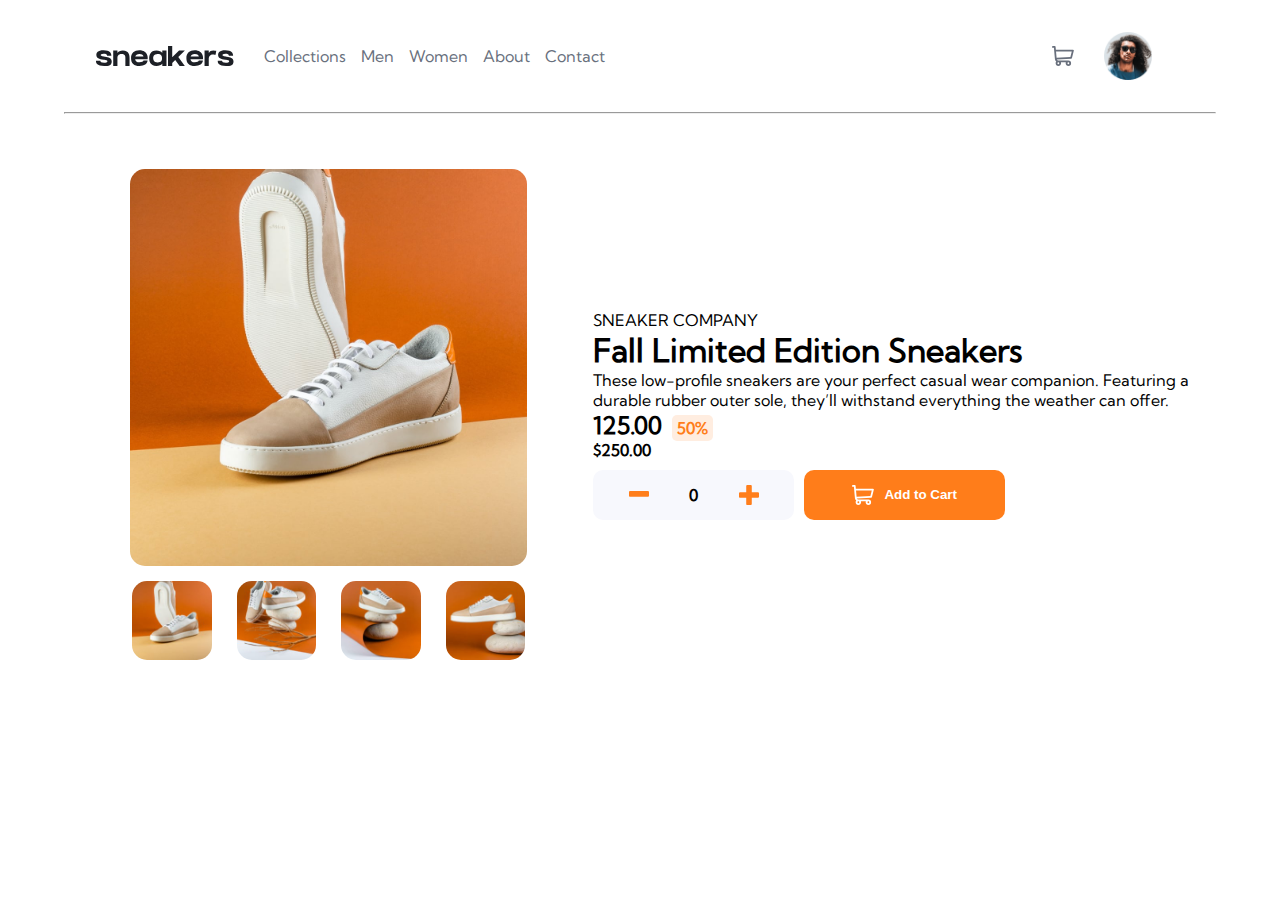
<file: ecomerce product/index.html>
<!DOCTYPE html>
<html lang="en">
<head>
    <meta charset="UTF-8">
    <meta name="viewport" content="width=device-width, initial-scale=1.0">
    <title>Document</title>
    <link rel="stylesheet" href="assets/styles/style.css">
    <script src = 'assets/script/script.js' defer></script>
</head>
<body>
    <main class = 'main'>
        <div class="main_inner">

            <div class="nav">
                <div class = 'nav_left'>
                    <img src = "assets/images/logo.svg" alt="logo">
                    <div class="navbar">
                        <ul>
                            <li><a href="#">Collections</a></li>
                            <li><a href="#">Men</a></li>
                            <li><a href="#">Women</a></li>
                            <li><a href="#">About</a></li>
                            <li><a href="#">Contact</a></li>
                        </ul>
                    </div>
                </div>
                <div class = 'nav_right'>
                    <img class = 'cart' src="assets/images/icon-cart.svg" alt="cart">
                    <div class="cart_inner hidden">
                        <h3>Cart</h3>
                        <hr>
                        <span>Your Cart Is Empty</span>
                    </div>
                    <img class = 'avatar' src="assets/images/image-avatar.png" alt="avatar">
                </div>
            </div>

            <hr>

            <div class="store">
                <div class="store_inner">
                    <div class="store_images">
                        <div class="store_img_inner">
                            <img src="assets/images/image-product-1.jpg" data-image="img1" alt="">
                            <img class = 'hidden' src="assets/images/image-product-2.jpg" alt="">
                            <img class = 'hidden' src="assets/images/image-product-3.jpg" alt="">
                            <img class = 'hidden' src="assets/images/image-product-4.jpg" alt="">
                        </div>
                        <div class = 'store_img_thumbnail'>
                            <img src="assets/images/image-product-1-thumbnail.jpg" alt="image-product-1-thumbnail">
                            <img src="assets/images/image-product-2-thumbnail.jpg" alt="">
                            <img src="assets/images/image-product-3-thumbnail.jpg" alt="">
                            <img src="assets/images/image-product-4-thumbnail.jpg" alt="">
                        </div>
                    </div>
                    <div class="store_text">
                        <div class="store_text_inner">

                            <span>SNEAKER COMPANY</span>
                            <h1>Fall Limited Edition Sneakers</h1>
                            <p>These low-profile sneakers are your perfect casual wear companion. Featuring a 
                            durable rubber outer sole, they’ll withstand everything the weather can offer.</p>
                            <h2 class = 'price'>125.00</h2>
                            <h4 class="dicsount">$250.00</h4>

                        </div>
                        
                        <div class="counter">
                            <img class = 'minus' src="assets/images/icon-minus.svg" alt="">
                            <p>0</p>
                            <img class = 'plus' src="assets/images/icon-plus.svg" alt="">
                        </div>
                        <div><button class = 'addBtn'><img src="assets/images/icon-cart.svg" alt="">Add to Cart</button></div>
                    </div>
                </div>
            </div>
        </div>
    </main>
</body>
</html>
</file>
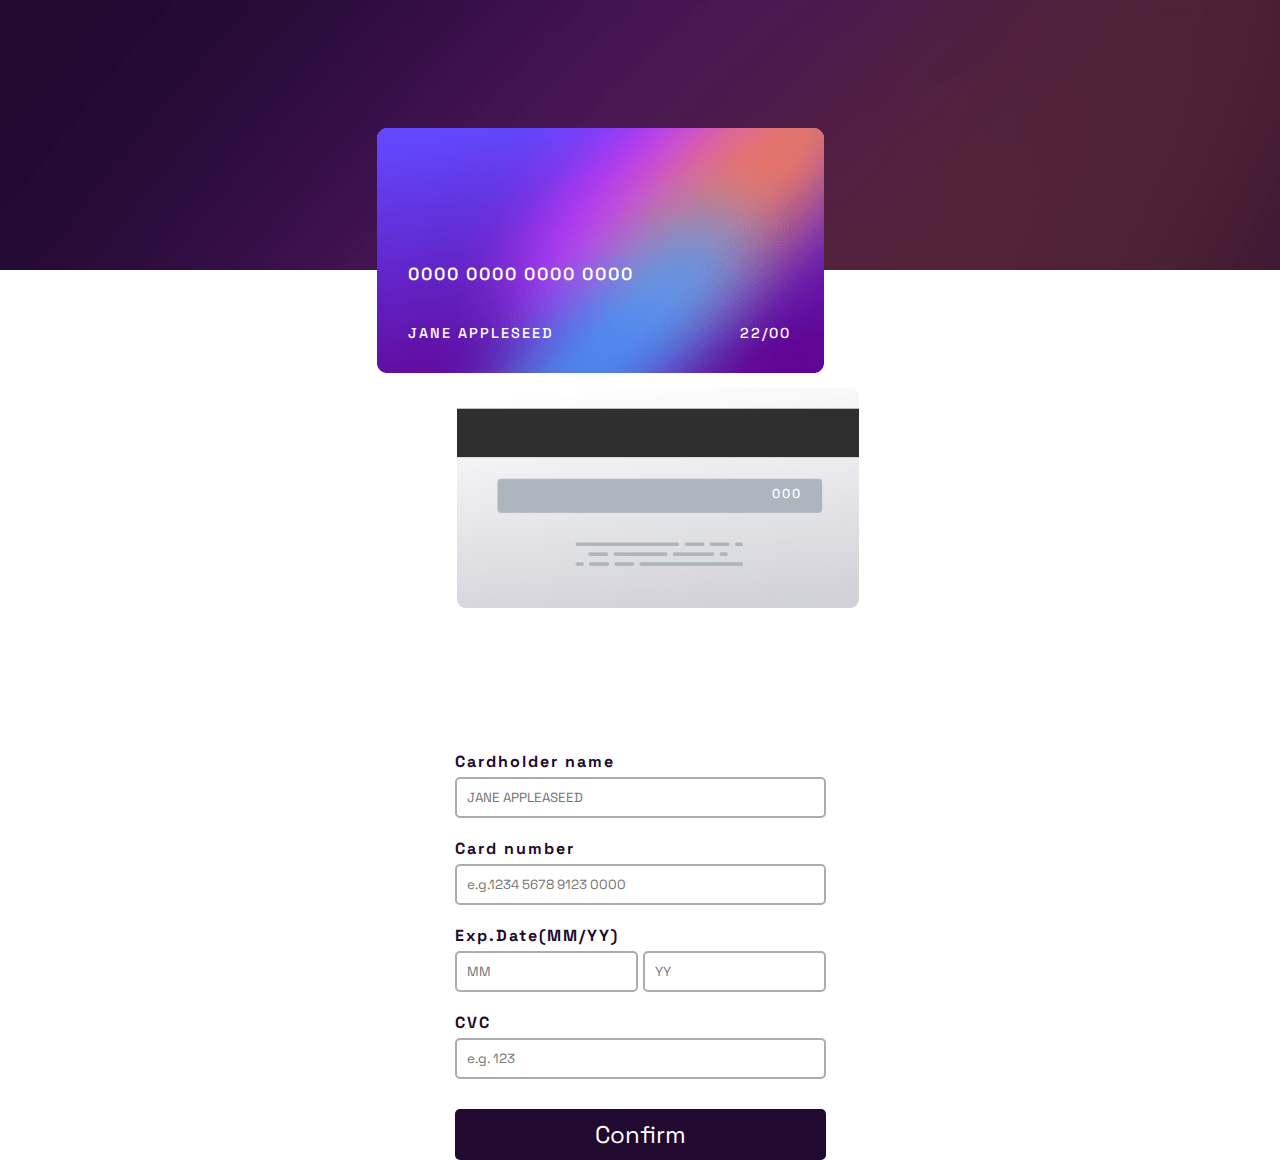
<file: interactive card detals/index.html>
<!DOCTYPE html>
<html lang="en">
<head>
    <meta charset="UTF-8">
    <meta name="viewport" content="width=device-width, initial-scale=1.0">
    <title>Document</title>
    <link rel="stylesheet" href="assets/styles/style.css">
</head>
<body>
    
    <main class = 'main'>
        <div class = 'main__inner'>
            <div class = 'bg__image'></div>
            <div class = 'info'>
                <div class = 'cards'>
                    <div class = 'card__front'>
                        <img src = "assets/images/bg-card-front.png"    alt="card_front">
                        <span class = 'card__front__num'>0000 0000 0000 0000</span>
                        <span class = 'card__front__name'>Jane Appleseed</span>
                        <span class = 'card__front__my'><div class = 'card_month'>22</div>/<div class = 'card_year'>00</div></span>
                    </div>
                    <div class = 'card__back'>
                        <img src = "assets/images/bg-card-back.png" alt="card_back">
                        <span class = 'card__back__cvc'>000</span>
                    </div>
                </div>  

                <div class = 'info__input'>
                    <label for="cardholder">Cardholder name</label>
                    <input type="text" name = 'cardholder' id = 'cardholder' placeholder="Jane Appleaseed" required>

                    <label for="card__number">Card number</label>
                    <input type="tel" name = 'card__number' id = 'card__number' placeholder="e.g.1234 5678 9123 0000" inputmode="numeric" pattern="[0-9\s]{13,19}" autocomplete="cc-number" maxlength="19" required>

                    <label for="expdate">Exp.Date(MM/YY)</label>
                    <input type="number" name = 'expdatemonth' id = 'expdatemonth' placeholder="MM" required>
                    <input type="number" name = 'expdateyear' id = 'expdateyear' placeholder="YY" required>

                    <label for="cvc">CVC</label>
                    <input type="tel" inputmode="numeric" placeholder="e.g. 123" name = 'cvc' id = 'cvc' maxlength="3" pattern = '[0-9]*' required onkeydown="return event.keyCode !== 69">

                    <input type="submit" value = 'Confirm' id = 'confirmBtn'>

                </div>
                <div class = 'complete hidden'>
                    <img src="assets/images/icon-complete.svg" alt="">
                    <p>We've added your card details</p>
                    <button class = 'continue'>Continue</button>
                </div>
            </div>

        </div>
    </main>

    <script src = 'assets/script/script.js'></script>
</body>
</html>
</file>
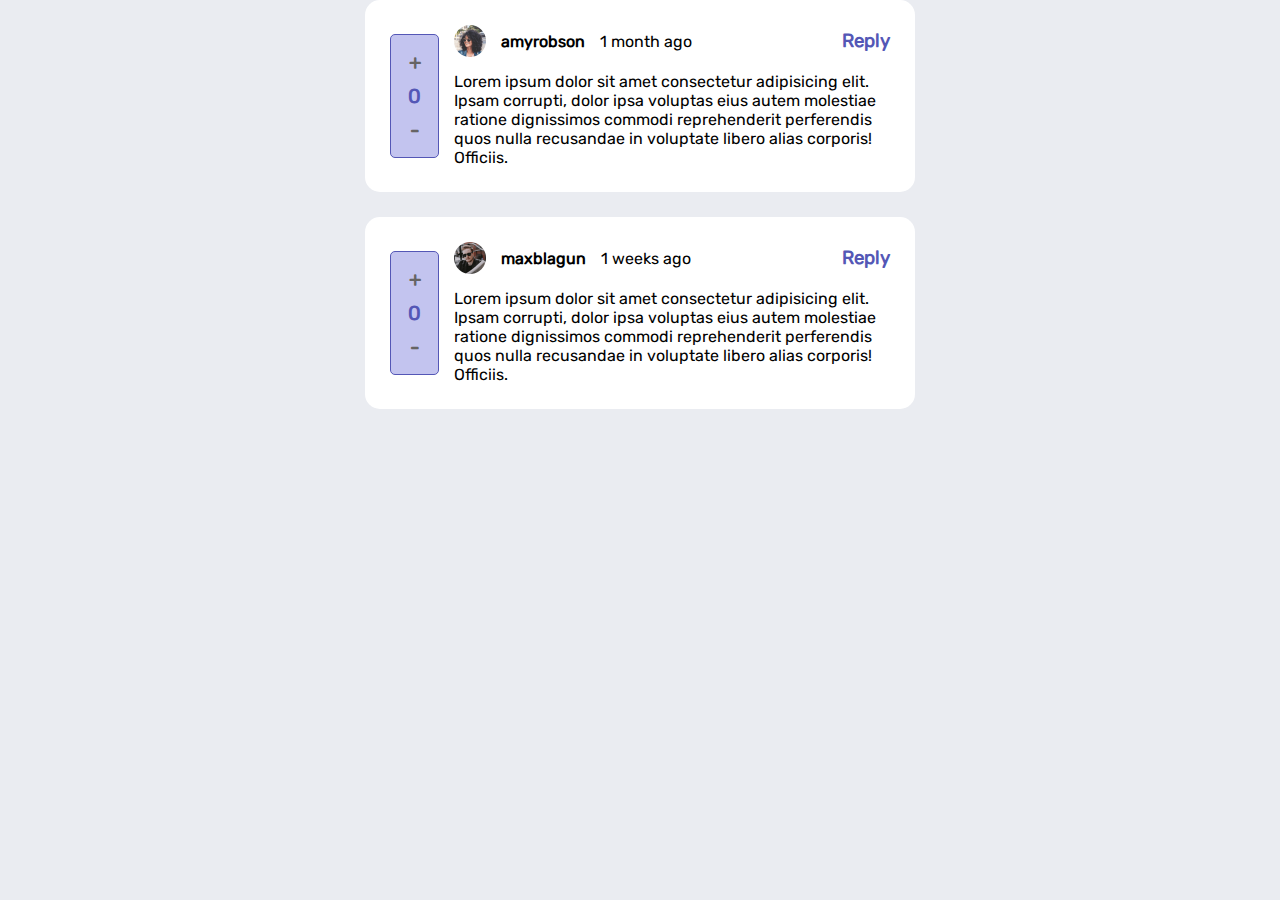
<file: interactive comment section/index.html>
<!DOCTYPE html>
<html lang="en">
<head>
    <meta charset="UTF-8">
    <meta name="viewport" content="width=device-width, initial-scale=1.0">
    <title>Document</title>
    <link rel="stylesheet" href="assets/style/style.css">
</head>
<body>
    <main class = 'main'>

        <div class = 'comment_block'>
            <div class = 'votes'>
                <span class = 'upvote'>+</span>
                <span class = 'vote_score'>12</span>
                <span class = 'downvote'>-</span>
            </div><!--votes-->

            <div class = 'info_block'>
                <div class = 'info_block_inner'>
                    <div class = 'details'>
                        <img src = "assets/images/avatars/image-amyrobson.png" alt="avatar">
                        <p class = 'name'>amyrobson</p>
                        <p class = 'date'>1 month ago</p>
                    </div>
                    <h3 class = 'replyBtn'>Reply</h3>
                </div>    
                <p class = 'block_text'>Lorem ipsum dolor sit amet consectetur adipisicing elit. Ipsam corrupti, dolor ipsa voluptas eius autem molestiae ratione dignissimos commodi reprehenderit perferendis quos nulla recusandae in voluptate libero alias corporis! Officiis.</p>
            </div><!--info_block-->

        </div><!--comment_block-->

        <div class = 'comment_block'>
            <div class = 'votes'>
                <span class = 'upvote'>+</span>
                <span class = 'vote_score'>12</span>
                <span class = 'downvote'>-</span>
            </div><!--votes-->

            <div class = 'info_block'>
                <div class = 'info_block_inner'>
                    <div class = 'details'>
                        <img src = "assets/images/avatars/image-maxblagun.png" alt="avatar">
                        <p class = 'name'>maxblagun</p>
                        <p class = 'date'>1 weeks ago</p>
                    </div>
                    <h3 class = 'replyBtn'>Reply</h3>
                </div>    
                <p class = 'block_text'>Lorem ipsum dolor sit amet consectetur adipisicing elit. Ipsam corrupti, dolor ipsa voluptas eius autem molestiae ratione dignissimos commodi reprehenderit perferendis quos nulla recusandae in voluptate libero alias corporis! Officiis.</p>
            </div><!--info_block-->

        </div><!--comment_block-->
        <div class = 'after_block'></div>

    </main>

    <script src = 'assets/script/script.js'></script>
</body>
</html>
</file>
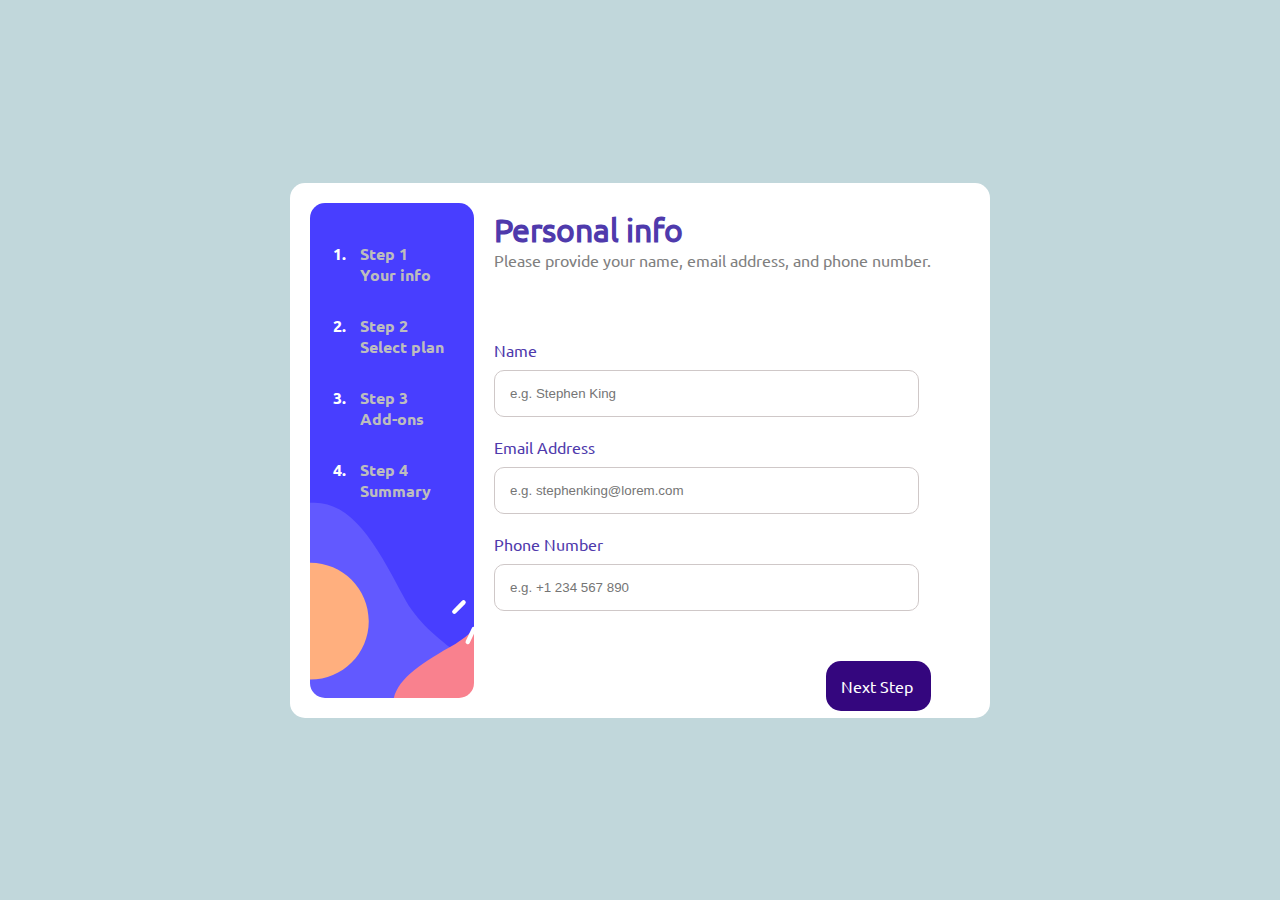
<file: multi-step_form/index.html>
<!DOCTYPE html>
<html lang="en">
<head>
  <meta charset="UTF-8">
  <meta name="viewport" content="width=device-width, initial-scale=1.0"> <!-- displays site properly based on user's device -->

  <link rel="icon" type="image/png" sizes="32x32" href="./assets/images/favicon-32x32.png">
  
  <link rel = 'stylesheet' href = 'assets/style.css'>
  <script src = "assets/jquery-3.7.0.min.js" defer></script>
  <script src = "assets/script.js" defer></script>
  
  <title>Frontend Mentor | Multi-step form</title>

  <!-- Feel free to remove these styles or customise in your own stylesheet 👍 -->
  <style>
    .attribution { font-size: 11px; text-align: center; }
    .attribution a { color: hsl(228, 45%, 44%); }
  </style>
</head>
<body>

  <!-- Sidebar start -->
  <div class = "main">
    <div class = 'container'>

      <div class = 'main_inner'>
        <div class = 'sidebar'>
          <div class = 'sidebar_inner'>
            <nav>
              <ol>
                <li><a href = '#info_block' id = 'stepOne' data-tab-name = 'tab-1'>Step 1<br>Your info</a></li>
                <li><a href = '#plan_block' id = 'stepTwo' data-tab-name = 'tab-2'>Step 2<br>Select plan</a></li>
                <li><a href = '#addons' id = 'stepThree' data-tab-name = 'tab-3'>Step 3<br>Add-ons</a></li>
                <li><a href = '#' id = 'stepFour' data-tab-name = 'tab-4'>Step 4<br>Summary</a></li>
              </ol>
            </nav>
          </div>
        </div><!-- Sidebar end -->

        <div id = 'info'>
          <div class = 'info_inner'>
            <!-- Step 1 start -->
            <div class = 'tab info_block'>
              <h1>Personal info</h1>
              <p>Please provide your name, email address, and phone number.</p>
              <div class = 'labels'>
                <label for = "name">Name</label>
                <input type = "text" id = 'name' name = 'name' placeholder = "e.g. Stephen King">

                <label for = "email">Email Address</label>
                <input type = "email" id = 'email' name = 'email' placeholder = "e.g. stephenking@lorem.com">

                <label for = "phone">Phone Number</label>
                <input type = "text" id = 'phone' name = 'phone' placeholder = "e.g. +1 234 567 890">
              </div>
              <div class = 'buttons'>
                <a href = "#" id = 'next_step_btn'>Next Step</a>
              </div>
            </div><!--info_block-->
            <!-- Step 1 end -->

            <!-- Step 2 start -->
            <div class = 'tab plan_block hidden'>
              <h1>Select your plan</h1>
              <p>You have the option of monthly or yearly billing.</p>
              <div class = 'plans'>
                <div class = 'plan_arcade'>
                  <img src = 'assets/images/icon-arcade.svg' alt = 'arcade'>
                  <h4>Arcade</h4>
                  <p>$9/mo</p>
                </div><!--plan_arcade-->
                <div class = 'plan_advanced'>
                  <img src = 'assets/images/icon-advanced.svg' alt = 'advanced'>
                  <h4>Advanced</h4>
                  <p>$12/mo</p>
                </div><!--plan_advanced-->
                <div class = 'plan_pro'>
                  <img src = "assets/images/icon-pro.svg" alt="plan_pro">
                  <h4>Pro</h4>
                  <p>$15/mo</p>
                </div>
              </div><!--plans-->
              <a href = "#" id = 'Go_back_btn'>Go back</a>
              <a href = "#" id = 'next_step_btn'>Next Step</a>
            </div><!--plan_block-->
            <!-- Step 2 end -->

            <!-- Step 3 start -->
            <div class = 'tab addons hidden'>
              <div class = 'addons_inner'>
                <h1>Pick add-ons</h1>
                <p>Add-ons help enhance your gaming experience.</p>
                <label for = "onlineServ">Online Service
                  <input type = "checkbox" name = 'onlineServ' id = 'onlineServ'>
                  <p>Access to multiplayer games</p>
                  <span>+$1/mo</span>
                </label>

                <label for = "larger_storage">Larger storage
                  <input type = "checkbox" name = 'larger_storage' id = 'larger_storage'>
                  <p>Extra 1TB of cloud save</p>
                  <span>+$2/mo</span>
                </label>

                <label for = "custom_profile">Customizable Profile
                  <input type = "checkbox" name = 'Larger_storage' id = 'Larger_storage'>
                  <p>Custom theme on your profile</p>
                  <span>+$2/mo</span>
                </label>
              </div><!--addons_inner-->
              <a href = "#" id = 'Go_back_btn'>Go back</a>
              <a href = "#" id = 'next_step_btn'>Next Step</a>
            </div><!--addons-->
            <!-- Step 3 end -->


          </div><!--info_inner-->
        </div><!--info-->

      </div><!--main_inner-->

    </div>

  </div><!--main-->




  <!-- Step 4 start -->

  <!-- Finishing up
  Double-check everything looks OK before confirming. -->

  <!-- Dynamically add subscription and add-on selections here -->

  <!-- Total (per month/year) -->

  <!-- Go Back
  Confirm -->

  <!-- Step 4 end -->

  <!-- Step 5 start -->

  <!-- Thank you!

  Thanks for confirming your subscription! We hope you have fun 
  using our platform. If you ever need support, please feel free 
  to email us at support@loremgaming.com. -->

  <!-- Step 5 end -->
  
  <!-- <div class="attribution">
    Challenge by <a href="https://www.frontendmentor.io?ref=challenge" target="_blank">Frontend Mentor</a>. 
    Coded by <a href="#">Your Name Here</a>.
  </div> -->
</body>
</html>
</file>
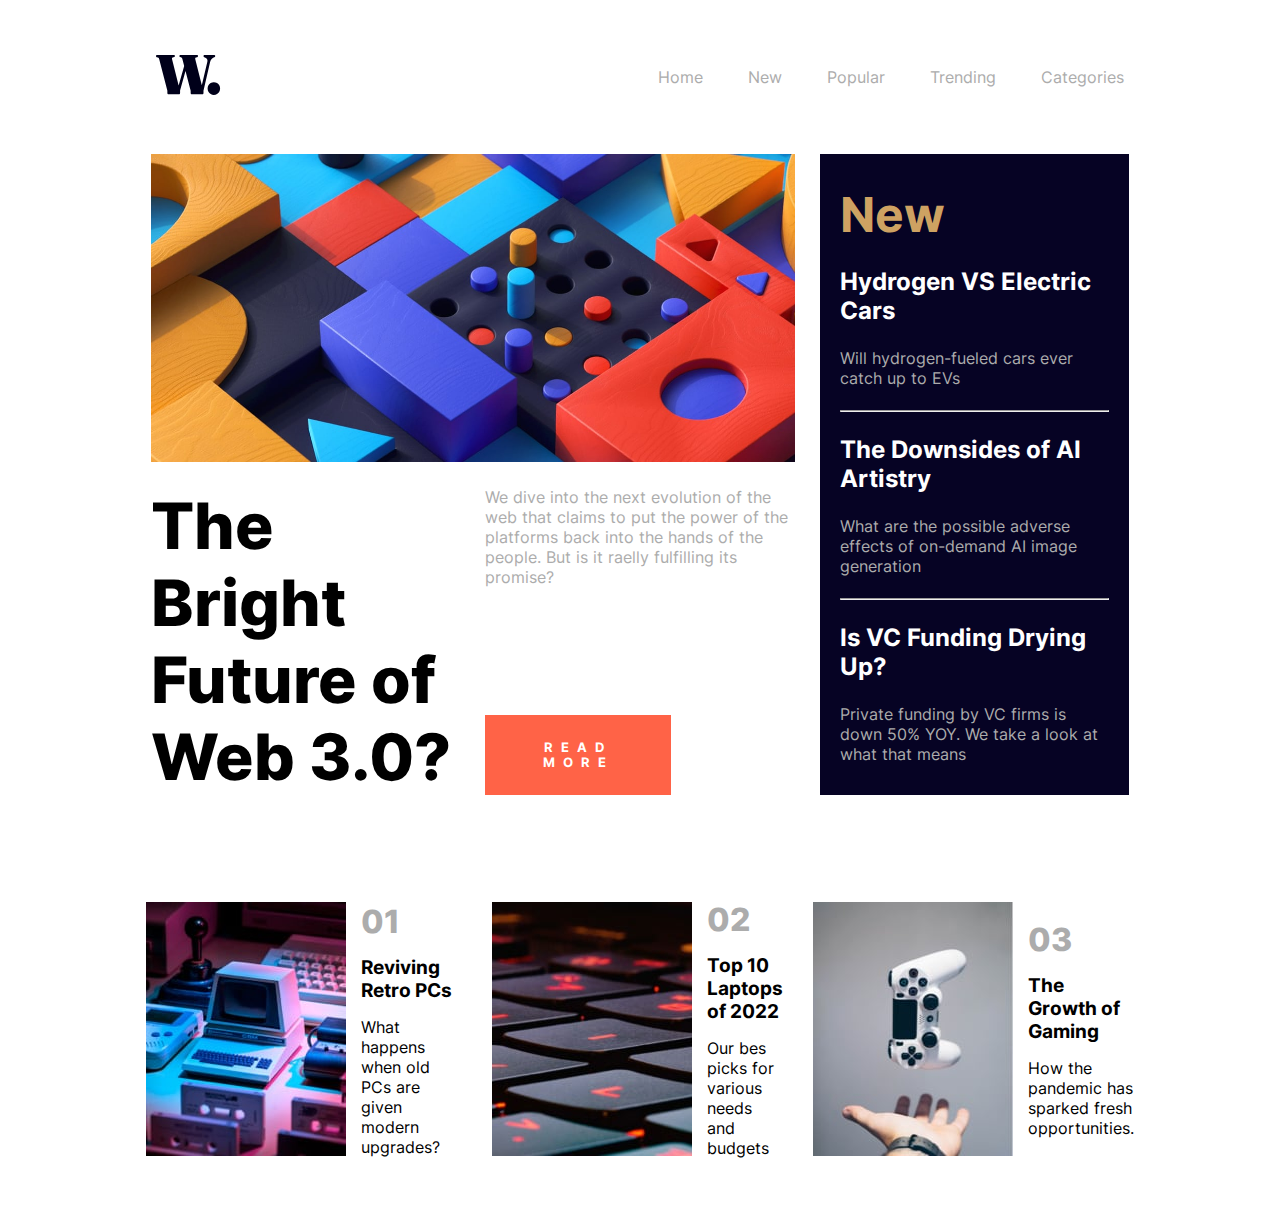
<file: news_homepage_main/index.html>
<!DOCTYPE html>
<html lang="en">
<head>
    <meta charset="UTF-8">
    <meta name="viewport" content="width=device-width, initial-scale=1.0">
    <title>Document</title>
    <link rel="stylesheet" href = "assets/style/style.css">
</head>
<body>
    
    <div class = 'container'>
        
        <header class = 'header'>
            <div class = 'header_inner'>

                <div class = logo> <img src = "assets/images/logo.svg" alt="logo"> </div>
                <div class = 'header_navbar'>
                    <a href="#">Home</a>
                    <a href="#">New</a>
                    <a href="#">Popular</a>
                    <a href="#">Trending</a>
                    <a href="#">Categories</a>
                </div>
                <img id = 'navOpen' src = "assets/images/icon-menu.svg" alt="">
                <img id = 'navClose' src = "assets/images/icon-menu-close.svg" alt="">
            </div>
        </header> 

        <main class = 'main'>
            <div class = 'main_inner'>
                <div class = 'image_div'></div>
                <!-- <img src = "assets/images/image-web-3-desktop.jpg" alt="img"> -->
                <div class = 'new_sector'>
                    <h2>New</h2>
                    <h5>Hydrogen VS Electric Cars</h5>
                    <p>Will hydrogen-fueled cars ever catch up to EVs</p>

                    <hr>

                    <h5>The Downsides of AI Artistry</h5>
                    <p>What are the possible adverse effects of on-demand AI image generation</p>

                    <hr>

                    <h5>Is VC Funding Drying Up?</h5>
                    <p>Private funding by VC firms is down 50% YOY. We take a look at what that means</p>

                </div><!--New_sector-->
                <h1 class = 'bright_fut'>The Bright Future of Web 3.0?</h1>
                <div class = 'next_evol'>
                    <p>We dive into the next evolution of the web that claims to put the power of the platforms back into the hands of the people. But is it raelly fulfilling its promise?</p>
                    <button>Read more</button>
                </div>
            </div><!--main_inner-->
        </main>

        <div class = 'other_news'>
            <div class = 'other_inner'>
                <div class = 'card retro_revive'>
                    <img src = "assets/images/image-retro-pcs.jpg" alt = "">
                    <div class = "card_inner">
                        <h2>01</h2>
                        <h3>Reviving Retro PCs</h3>
                        <p>What happens when old PCs are given modern upgrades?</p>
                    </div>
                </div>
                <div class = 'card laptops'>
                    <img src = "assets/images/image-top-laptops.jpg" alt = "">
                    <div class = "card_inner">
                        <h2>02</h2>
                        <h3>Top 10 Laptops of 2022</h3>
                        <p>Our bes picks for various needs and budgets</p>
                    </div>
                </div>
                <div class = 'card gaming'>
                    <img src = "assets/images/image-gaming-growth.jpg" alt = "">
                    <div class = "card_inner">
                        <h2>03</h2>
                        <h3>The Growth of Gaming</h3>
                        <p>How the pandemic has sparked fresh opportunities.</p>
                    </div>
                </div>
            </div>
        </div>

    </div>

    <script src = 'assets/script/script.js'>
        
    </script>
</body>
</html>
</file>
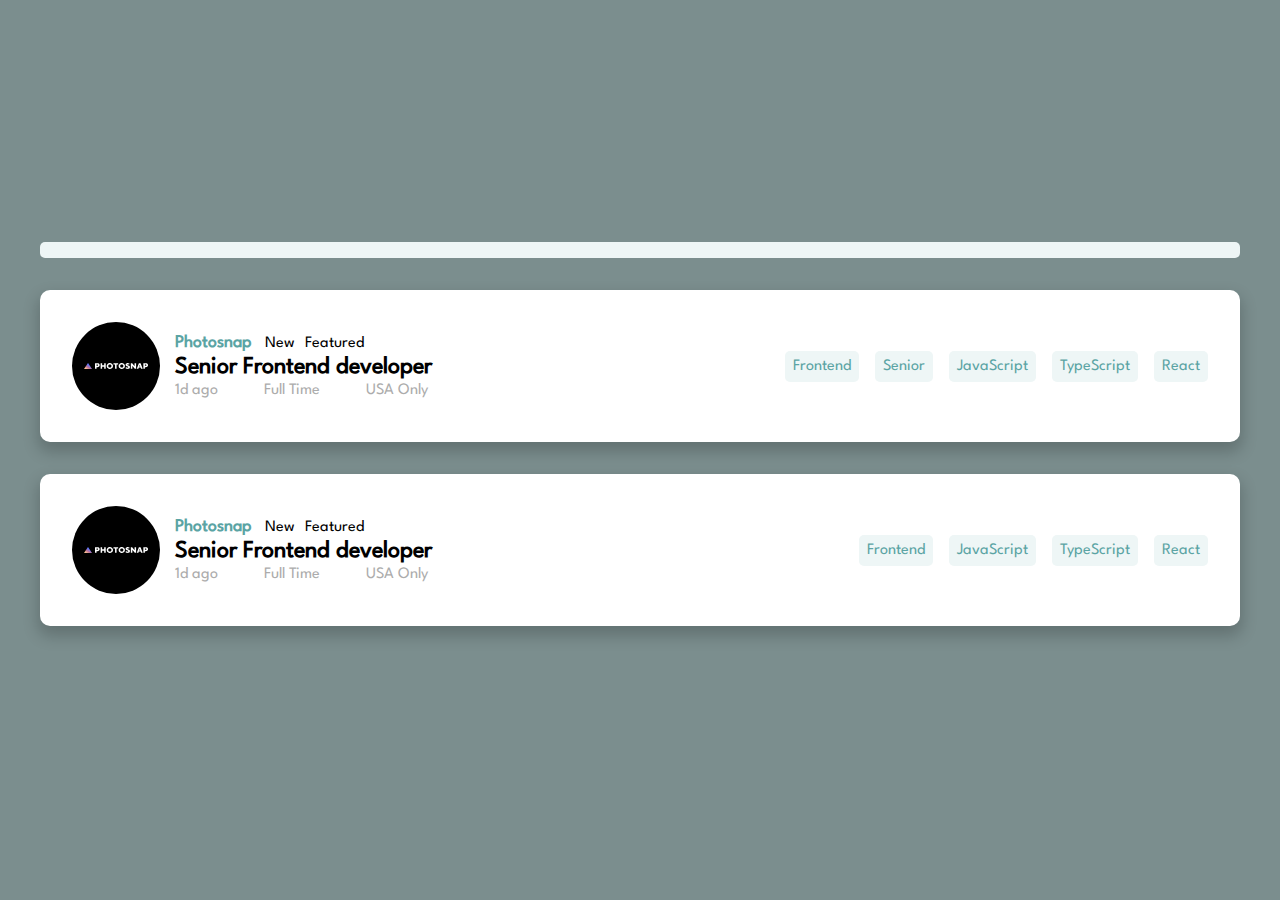
<file: staticJob/index.html>
<!DOCTYPE html>
<html lang="en">
<head>
    <meta charset="UTF-8">
    <meta name="viewport" content="width=device-width, initial-scale=1.0">
    <title>Document</title>
    <link rel="stylesheet" href="assets/style/style.css">
    <script src="assets/script/main.js" defer></script>
</head>
<body>
    
    <main class="main">
        <div class="main_inner">
            <div class = 'current_tags'></div>
            <div class="card">
                <div class="profile">
                    <img src = "assets/images/photosnap.svg" alt="">
                    <div class="profile_inner">
                        <span>Photosnap</span> <span class = 'new'>New</span><span class = 'feat'>Featured</span>
                        <h2>Senior Frontend developer</h2>
                        <span class = 'ago'>1d ago</span>
                        <span class = 'howto'>Full Time</span>
                        <span class = 'region'>USA Only</span>
                    </div>
                </div>
                <div class="tags">
                    <p data-f = 'Frontend' class = 'box Frontend'>Frontend</p>
                    <p data-f = 'Senior' class = 'box Senior'>Senior</p>
                    <p data-f = 'JavaScript' class = 'box JavaScript'>JavaScript</p>
                    <p data-f = 'TypeScript' class = 'box TypeScript'>TypeScript</p>
                    <p data-f = 'React' class = 'box React'>React</p>
                </div>
            </div>

            <div class="card">
                <div class="profile">
                    <img src = "assets/images/photosnap.svg" alt="">
                    <div class="profile_inner">
                        <span>Photosnap</span> <span class = 'new'>New</span><span class = 'feat'>Featured</span>
                        <h2>Senior Frontend developer</h2>
                        <span class = 'ago'>1d ago</span>
                        <span class = 'howto'>Full Time</span>
                        <span class = 'region'>USA Only</span>
                    </div>
                </div>
                <div class="tags">
                    <p data-f = 'Frontend' class = 'box Frontend'>Frontend</p>
                    <p data-f = 'JavaScript' class = 'box JavaScript'>JavaScript</p>
                    <p data-f = 'TypeScript' class = 'box TypeScript'>TypeScript</p>
                    <p data-f = 'React' class = 'box React'>React</p>
                </div>
            </div>

        </div>
    </main>

</body>
</html>
</file>
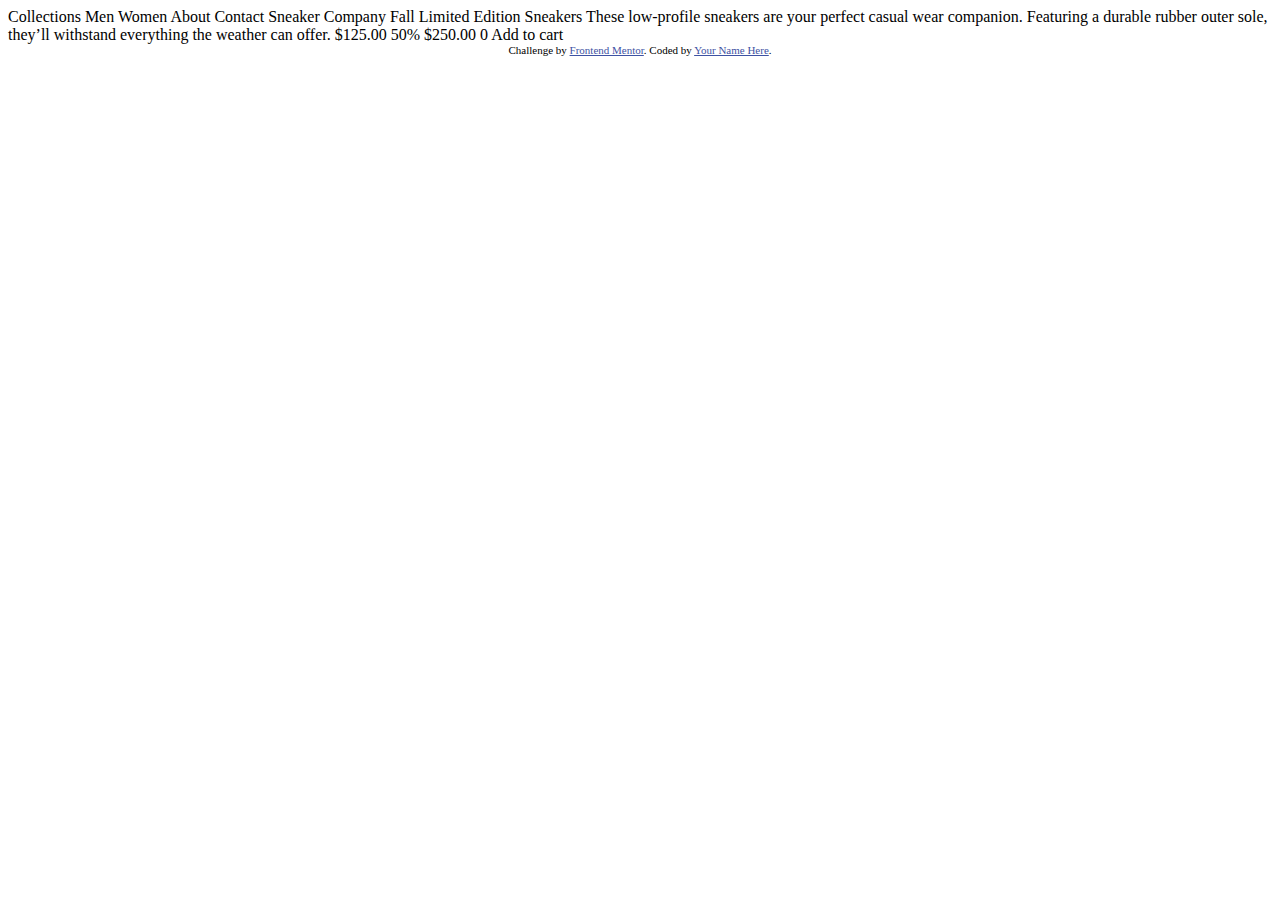
<file: ecomerce product/ecommerce-product-page-main/index.html>
<!DOCTYPE html>
<html lang="en">
<head>
  <meta charset="UTF-8">
  <meta name="viewport" content="width=device-width, initial-scale=1.0"> <!-- displays site properly based on user's device -->

  <link rel="icon" type="image/png" sizes="32x32" href="./images/favicon-32x32.png">
  
  <title>Frontend Mentor | E-commerce product page</title>

  <!-- Feel free to remove these styles or customise in your own stylesheet 👍 -->
  <style>
    .attribution { font-size: 11px; text-align: center; }
    .attribution a { color: hsl(228, 45%, 44%); }
  </style>
</head>
<body>

  Collections
  Men
  Women
  About
  Contact

  Sneaker Company

  Fall Limited Edition Sneakers

  These low-profile sneakers are your perfect casual wear companion. Featuring a 
  durable rubber outer sole, they’ll withstand everything the weather can offer.

  $125.00
  50%
  $250.00

  0
  Add to cart
  
  <div class="attribution">
    Challenge by <a href="https://www.frontendmentor.io?ref=challenge" target="_blank">Frontend Mentor</a>. 
    Coded by <a href="#">Your Name Here</a>.
  </div>
</body>
</html>
</file>
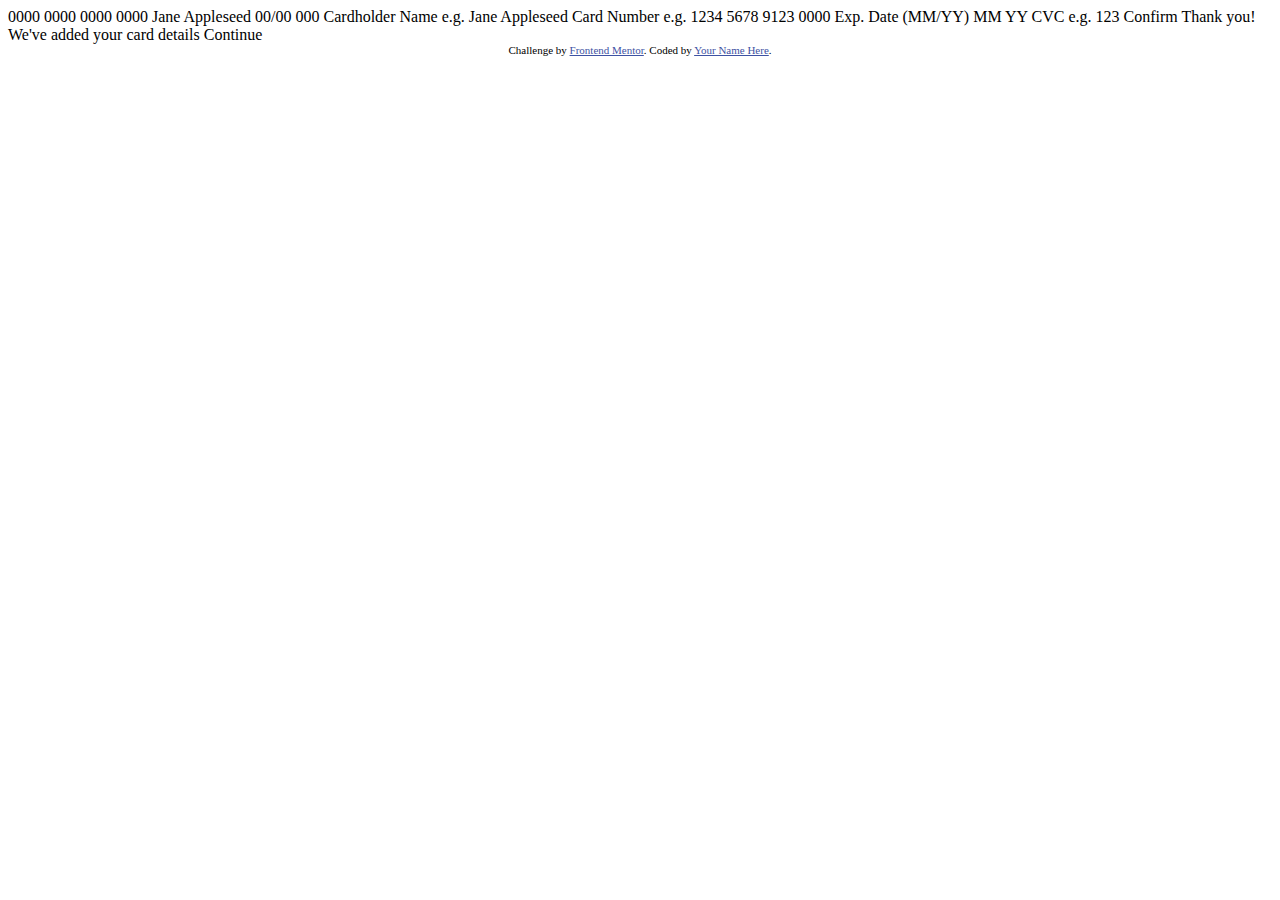
<file: interactive card detals/interactive-card-details-form-main/index.html>
<!DOCTYPE html>
<html lang="en">
<head>
  <meta charset="UTF-8">
  <meta name="viewport" content="width=device-width, initial-scale=1.0"> <!-- displays site properly based on user's device -->

  <link rel="icon" type="image/png" sizes="32x32" href="./images/favicon-32x32.png">
  
  <title>Frontend Mentor | Interactive card details form</title>

  <!-- Feel free to remove these styles or customise in your own stylesheet 👍 -->
  <style>
    .attribution { font-size: 11px; text-align: center; }
    .attribution a { color: hsl(228, 45%, 44%); }
  </style>
</head>
<body>

  0000 0000 0000 0000
  Jane Appleseed
  00/00

  000

  Cardholder Name
  e.g. Jane Appleseed

  Card Number
  e.g. 1234 5678 9123 0000

  Exp. Date (MM/YY)
  MM
  YY

  CVC
  e.g. 123

  Confirm

  <!-- Completed state start -->

  Thank you!
  We've added your card details
  Continue
  
  <div class="attribution">
    Challenge by <a href="https://www.frontendmentor.io?ref=challenge" target="_blank">Frontend Mentor</a>. 
    Coded by <a href="#">Your Name Here</a>.
  </div>
</body>
</html>
</file>
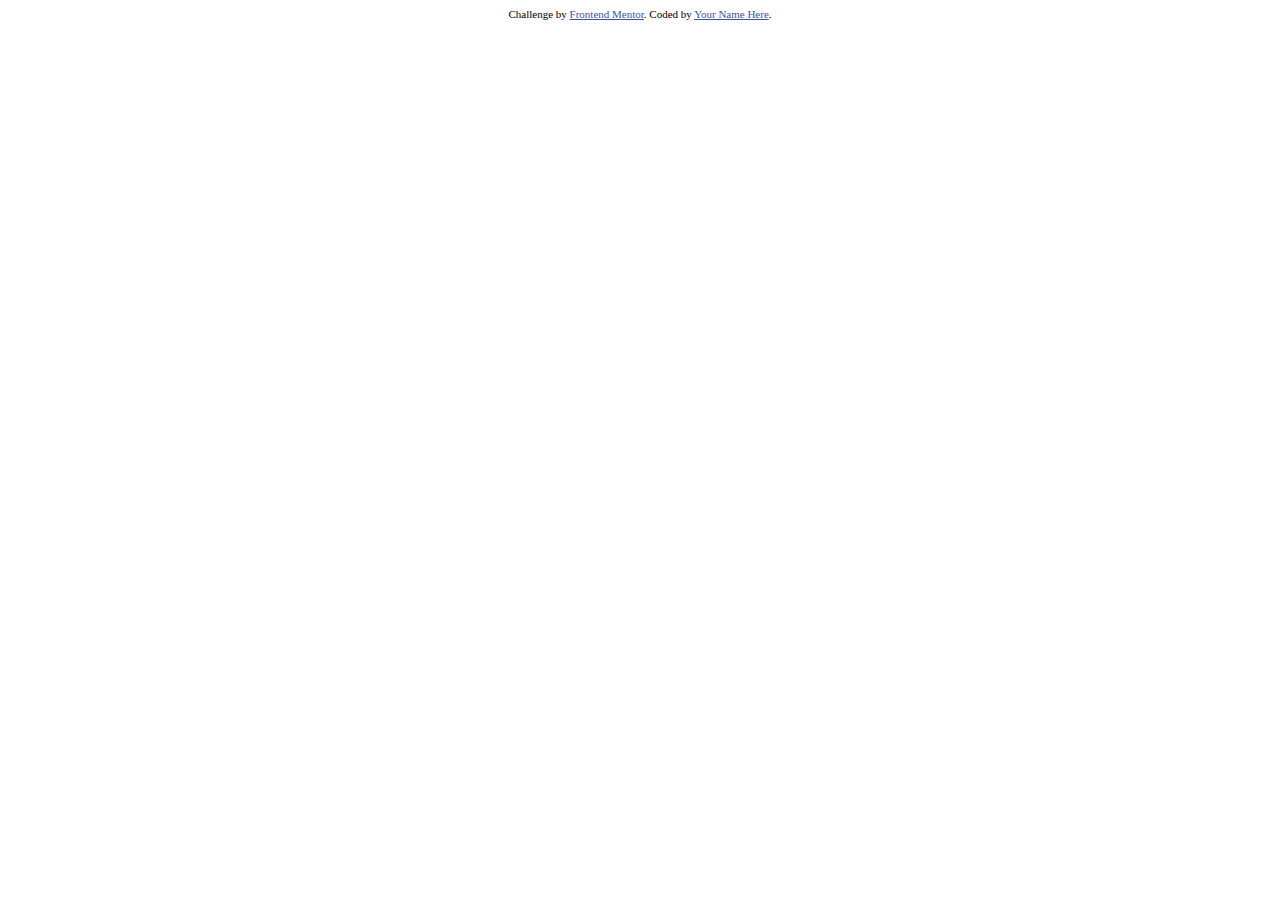
<file: interactive comment section/interactive-comments-section-main/index.html>
<!DOCTYPE html>
<html lang="en">
<head>
  <meta charset="UTF-8">
  <meta name="viewport" content="width=device-width, initial-scale=1.0"> <!-- displays site properly based on user's device -->

  <link rel="icon" type="image/png" sizes="32x32" href="./images/favicon-32x32.png">
  
  <title>Frontend Mentor | Interactive comments section</title>

  <!-- Feel free to remove these styles or customise in your own stylesheet 👍 -->
  <style>
    .attribution { font-size: 11px; text-align: center; }
    .attribution a { color: hsl(228, 45%, 44%); }
  </style>
</head>
<body>

  <!-- Pull dynamic content from the data.json file -->
  
  <div class="attribution">
    Challenge by <a href="https://www.frontendmentor.io?ref=challenge" target="_blank">Frontend Mentor</a>. 
    Coded by <a href="#">Your Name Here</a>.
  </div>
</body>
</html>
</file>
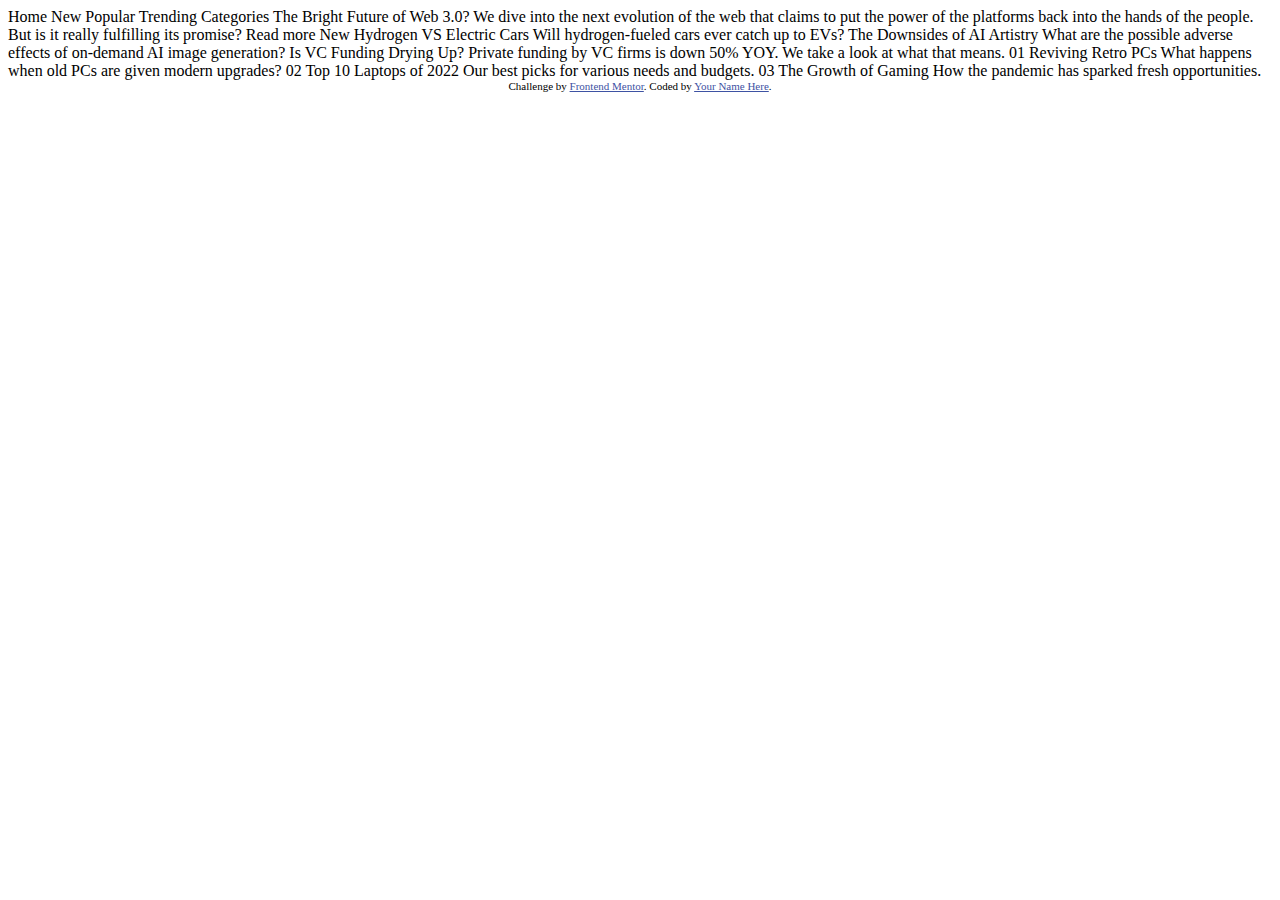
<file: news_homepage_main/news-homepage-main/index.html>
<!DOCTYPE html>
<html lang="en">
<head>
  <meta charset="UTF-8">
  <meta name="viewport" content="width=device-width, initial-scale=1.0"> <!-- displays site properly based on user's device -->

  <link rel="icon" type="image/png" sizes="32x32" href="./assets/images/favicon-32x32.png">
  
  <title>Frontend Mentor | News homepage</title>

  <!-- Feel free to remove these styles or customise in your own stylesheet 👍 -->
  <style>
    .attribution { font-size: 11px; text-align: center; }
    .attribution a { color: hsl(228, 45%, 44%); }
  </style>
</head>
<body>

  Home
  New
  Popular
  Trending
  Categories

  The Bright Future of Web 3.0?

  We dive into the next evolution of the web that claims to put the power of the platforms back into the hands of the people. 
  But is it really fulfilling its promise?

  Read more

  New 

  Hydrogen VS Electric Cars
  Will hydrogen-fueled cars ever catch up to EVs?

  The Downsides of AI Artistry
  What are the possible adverse effects of on-demand AI image generation?

  Is VC Funding Drying Up?
  Private funding by VC firms is down 50% YOY. We take a look at what that means.

  01
  Reviving Retro PCs
  What happens when old PCs are given modern upgrades?

  02
  Top 10 Laptops of 2022
  Our best picks for various needs and budgets.

  03
  The Growth of Gaming
  How the pandemic has sparked fresh opportunities.
  
  <div class="attribution">
    Challenge by <a href="https://www.frontendmentor.io?ref=challenge" target="_blank">Frontend Mentor</a>. 
    Coded by <a href="#">Your Name Here</a>.
  </div>
</body>
</html>
</file>
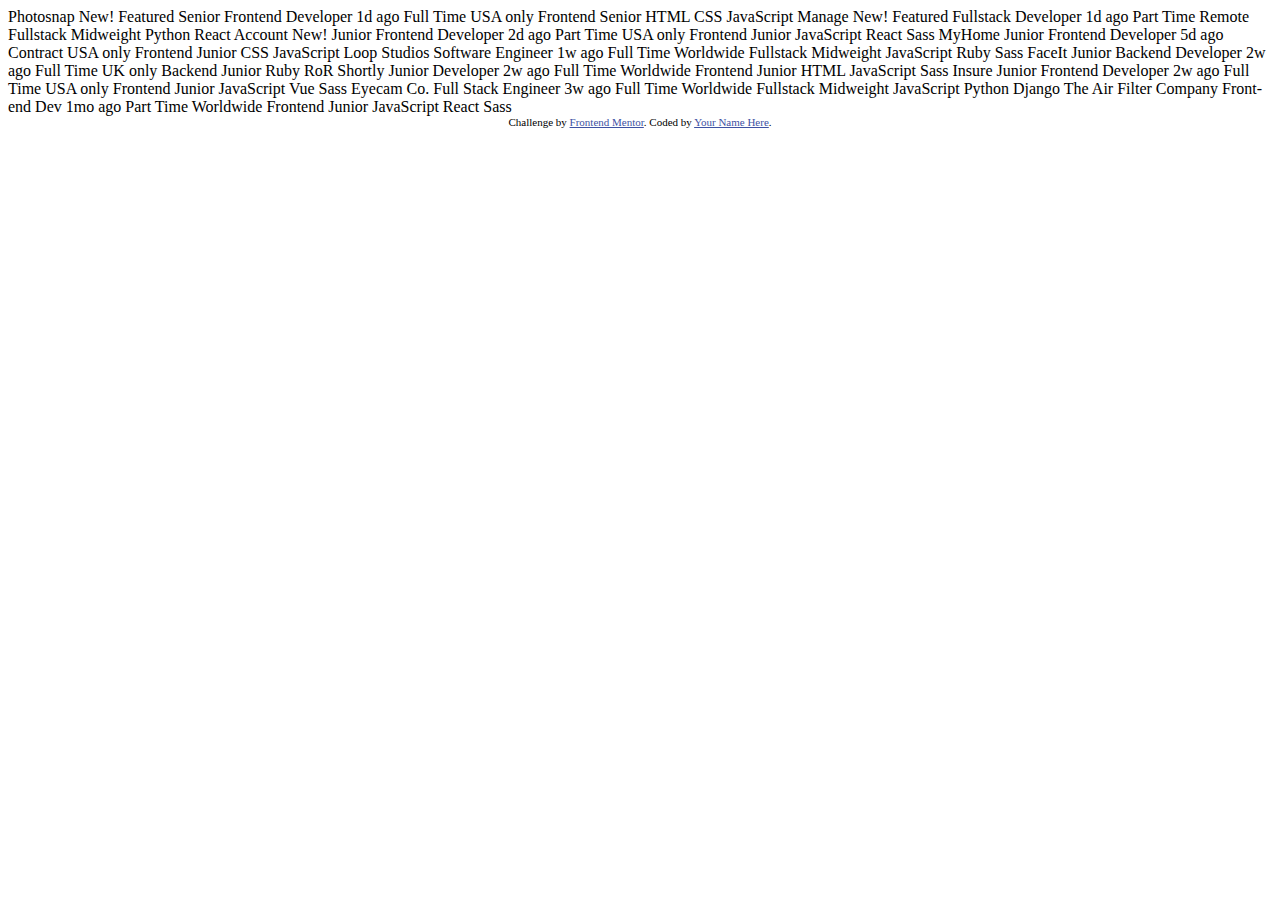
<file: staticJob/static-job-listings-master/index.html>
<!DOCTYPE html>
<html lang="en">
<head>
  <meta charset="UTF-8">
  <meta name="viewport" content="width=device-width, initial-scale=1.0"> <!-- displays site properly based on user's device -->

  <link rel="icon" type="image/png" sizes="32x32" href="./images/favicon-32x32.png">
  
  <title>Frontend Mentor | Job Listings</title>

  <!-- Feel free to remove these styles or customise in your own stylesheet 👍 -->
  <style>
    .attribution { font-size: 11px; text-align: center; }
    .attribution a { color: hsl(228, 45%, 44%); }
  </style>
</head>
<body>
  <!-- Item Start -->
  Photosnap
  New!
  Featured
  Senior Frontend Developer
  1d ago
  Full Time
  USA only
  <!-- Role -->
  Frontend
  <!-- Level -->
  Senior
  <!-- Languages -->
  HTML
  CSS
  JavaScript
  <!-- Item End -->

  <!-- Item Start -->
  Manage
  New!
  Featured
  Fullstack Developer
  1d ago
  Part Time
  Remote
  <!-- Role -->
  Fullstack
  <!-- Level -->
  Midweight
  <!-- Languages -->
  Python
  <!-- Tools -->
  React
  <!-- Item End -->

  <!-- Item Start -->
  Account
  New!
  Junior Frontend Developer
  2d ago
  Part Time
  USA only
  <!-- Role -->
  Frontend
  <!-- Level -->
  Junior
  <!-- Languages -->
  JavaScript
  <!-- Tools -->
  React
  Sass
  <!-- Item End -->

  <!-- Item Start -->
  MyHome
  Junior Frontend Developer
  5d ago
  Contract
  USA only
  <!-- Role -->
  Frontend
  <!-- Level -->
  Junior
  <!-- Languages -->
  CSS
  JavaScript
  <!-- Item End -->

  <!-- Item Start -->
  Loop Studios
  Software Engineer
  1w ago
  Full Time
  Worldwide
  <!-- Role -->
  Fullstack
  <!-- Level -->
  Midweight
  <!-- Languages -->
  JavaScript
  Ruby
  <!-- Tools -->
  Sass
  <!-- Item End -->

  <!-- Item Start -->
  FaceIt
  Junior Backend Developer
  2w ago
  Full Time
  UK only
  <!-- Role -->
  Backend
  <!-- Level -->
  Junior
  <!-- Languages -->
  Ruby
  <!-- Tools -->
  RoR
  <!-- Item End -->

  <!-- Item Start -->
  Shortly
  Junior Developer
  2w ago
  Full Time
  Worldwide
  <!-- Role -->
  Frontend
  <!-- Level -->
  Junior
  <!-- Languages -->
  HTML
  JavaScript
  <!-- Tools -->
  Sass
  <!-- Item End -->

  <!-- Item Start -->
  Insure
  Junior Frontend Developer
  2w ago
  Full Time
  USA only
  <!-- Role -->
  Frontend
  <!-- Level -->
  Junior
  <!-- Languages -->
  JavaScript
  <!-- Tools -->
  Vue
  Sass
  <!-- Item End -->

  <!-- Item Start -->
  Eyecam Co.
  Full Stack Engineer
  3w ago
  Full Time
  Worldwide
  <!-- Role -->
  Fullstack
  <!-- Level -->
  Midweight
  <!-- Languages -->
  JavaScript
  Python
  <!-- Tools -->
  Django
  <!-- Item End -->

  <!-- Item Start -->
  The Air Filter Company
  Front-end Dev
  1mo ago
  Part Time
  Worldwide
  <!-- Role -->
  Frontend
  <!-- Level -->
  Junior
  <!-- Languages -->
  JavaScript
  <!-- Tools -->
  React
  Sass
  <!-- Item End -->
  
  <div class="attribution">
    Challenge by <a href="https://www.frontendmentor.io?ref=challenge" target="_blank">Frontend Mentor</a>. 
    Coded by <a href="#">Your Name Here</a>.
  </div>
</body>
</html>
</file>
<file: ecomerce product/assets/styles/style.css>
@font-face {
    font-family: 'Main';
    src: url(../font/KumbhSans-Regular.ttf);
}

body{
    font-family: 'Main';
}

*{
    margin:0;
    padding:0;
    box-sizing: border-box;
}

:root{
    --Orange: hsl(26, 100%, 55%);
    --Paleorange: hsl(25, 100%, 94%);

/*Neutral*/

    --Verydarkblue: hsl(220, 13%, 13%);
    --Darkgrayishblue: hsl(219, 9%, 45%);
    --Grayishblue: hsl(220, 14%, 75%);
    --Lightgrayishblue: hsl(223, 64%, 98%);
    --White: hsl(0, 0%, 100%);
    --Black: hsl(0, 0%, 0%);
}

.main_inner{
    max-width: 90%;
    margin:0 auto;
}

.nav{
    display:flex;
    justify-content: space-between;
    align-items: center;
    padding:2rem;
    width: 100%;
}

.nav_left, .nav_right{
    display:flex;
    justify-content: center;
    align-items: center;
    gap:30px;
}

.navbar ul{
    display:flex;
    list-style-type: none;
    gap:15px;
}

.navbar ul li a{
    text-decoration: none;
    color:var(--Darkgrayishblue);
}

.navbar ul li a:hover{
    color:var(--Black)
}

.nav_right .avatar{
    width: 3rem;
    margin-right: 2rem;
}

.nav_right .avatar:hover{
    border:2px solid var(--Orange);
    border-radius: 25px;
}


.active{
    border:2px solid var(--Orange);

}

.hidden{
    display:none;
    visibility: hidden;
    overflow: hidden;
}


/*store*/


.store_inner{
    display:flex;
    justify-content: start;
    align-items: center;

    margin-top:55px;
}

.store_images{
    display:flex;
    justify-content:center;
    align-items: center;
    flex-direction: column;
    gap:15px;
}

.store_img_inner{
    display:flex;
    justify-content: center;
    align-items: center;
    
}

.store_img_inner img{
    width: 75%;
    border-radius: 15px;
}

.store_img_thumbnail{
    gap:25px;
    display:flex;
    justify-content: center;
    width: 100%; 
}


.store_img_thumbnail img{
    width: 15%;
    border-radius: 15px;
    position: relative;
    cursor: pointer;
}

.store_img_thumbnail img:hover{
    border:2px solid var(--Orange);
}

.store_img_thumbnail img:active{
    border:2px solid var(--Orange);
}

.store_text{
    display:grid;
    grid-template-columns: 1fr 1fr 1fr;
    gap:10px;
}

.store_text_inner{
    grid-column: 1/4;
}

.price:after{
    content: '50%';
    font-size:1rem;
    text-align: center;
    margin-left:10px;
    border-radius: 5px;
    padding:3px 5px 3px 5px;
    color:var(--Orange);
    background-color: var(--Paleorange);
}

.counter{
    display:flex;
    justify-content: space-around;
    align-items: center;

    background-color: var(--Lightgrayishblue);
    padding:15px;
    border-radius: 10px;
    font-weight: bold;
}

.counter img{
    width: 1.25rem;
}

.addBtn{
    display:flex;
    justify-content: center;
    gap:10px;
    align-items: center;
    font-weight: 700;

    padding:15px;
    border-radius: 10px;
    outline:none;
    border:none;
    width: 100%;
    background-color: var(--Orange);
    text-align: center;
    color:white;
    cursor: pointer;
    transition: .25s ease all;
}

.addBtn:hover{
    background-color: orange;
}

.addBtn img{
    filter: brightness(0) saturate(100%) invert(100%) sepia(0%) hue-rotate(109deg) contrast(101%);
}

.cart_inner{
    position: fixed;
    top:15%;
    left:63%;
    transform: translate(-10%,-10%);
    width: 400px;
    background-color:white;
    border-radius: 15px;
    padding:25px;
    box-shadow: 0 0 2.5rem rgba(0,0,0,.3);

    display:flex;
    gap:25px;
    flex-direction: column;
}

.cart{
    cursor: pointer;
}

.newSneaker {
    display:flex;
    justify-content: center;
    align-items: center;
    gap:10px; 
    /* display:grid;
    grid-template-rows: 1fr 1fr;
    grid-template-columns: 1fr 1fr 1fr;*/
    
}

.newSneaker .sneakerImg{
    width: 50px;
    height: 50px;
    border-radius: 5px;
}

.newSneaker .deleteBtn{
    width: 1.5rem;
    cursor:pointer;
    transition:.1s ease all;
}

.newSneaker .deleteBtn:hover{
    filter:  invert(56%) sepia(24%) saturate(7429%) hue-rotate(332deg) brightness(106%) contrast(110%);;
}
</file>
<file: interactive card detals/assets/styles/style.css>
@import url('https://fonts.googleapis.com/css2?family=Space+Grotesk:wght@300&display=swap');
*{
    font-family: 'Space Grotesk';
    padding:0;
    margin:0;

}

:root{
    --Darkgrayishviolet-: hsl(279, 6%, 55%);
    --Verydarkviolet-: hsl(278, 68%, 11%);
}

body{
    max-width: 100%;
}

.bg__image{
    background-image: url(../images/bg-main-desktop.png
    );
    width: 30vw;
    height: 100vh;
    position: absolute;
    z-index: -1;
}

.info{
    display: flex;
    justify-content: center;
    align-items: center;
    gap: 25rem;

    height: 100vh;
}

.info__input{
    display: grid;
    grid-template-columns: 1fr  1fr;
    gap:5px;
}

.card__front, .card__back{
    position: relative;
}

.card__front span, .card__back span{
    position: absolute;
    color:white;
}

.card__front .card__front__num{
    top:55%;
    left: 6%;

    letter-spacing: 2px;

    font-weight: 600;
    font-size: 2rem;
}

.card__front .card__front__name{
    top: 80%;
    left: 6%;

    letter-spacing: 2px;

    font-weight: 500;
    font-size: .9rem;

    text-transform: uppercase;
}

.card__front .card__front__my{
    top:80%;
    left: 69%;

    display:flex;
    letter-spacing: 2px;

    font-weight: 500;
    font-size: .9rem;
}

.card__back{
    padding:15px 0 0 5rem;
}

.card__back .card__back__cvc{
    top: 47.5%;
    left: 84%;

    letter-spacing: 2px;

    font-weight: 500;
    font-size: .9rem;
}


/**/

input{
    padding:10px;
    border-radius: 5px;
    outline: none;
    border: 2px #acacac solid;
}

label{
    padding-top: 15px;
    
    color:var(--Verydarkviolet-);
    font-weight: 900;
    letter-spacing: 2px;
}

input[name = 'cardholder']{
    grid-column: 1/3;
    text-transform: uppercase;
}

input[name = 'card__number']{
    grid-column: 1/3;
}

input[name = 'expdatemonth']{
    grid-column: 1/2;
}

input[name = 'cvc']{
    grid-column: 1/3;
}

input[type = 'submit']{
    grid-column: 1/3;
    margin-top:25px;   
    background-color: var(--Verydarkviolet-);
    border: none;
    color:white;
    font-size: 1.5rem;
    cursor: pointer;
    transition: all .25s ease;
}

input[type = 'submit']:hover{
    background-color: var(--Darkgrayishviolet-);
}

.complete{
    display:flex;
    justify-content: center;
    align-items: center;
    flex-direction: column;
    text-align: center;
    padding:15px;
}

.complete button{
    margin-top:25px;   
    background-color: var(--Verydarkviolet-);
    border: none;
    color:white;
    font-size: 1rem;
    padding:15px;

    width: 100%;
    border-radius: 5px;
    cursor: pointer;
}

.hidden{
    display: none !important;
    /* visibility: hidden; */
}

.open{
    display:block;
    visibility: visible;
}

@media screen and (max-width:1320px) {
    .info{
        flex-direction: column;
        gap: 0;
    
        height: 100%;
    }

    .cards{
        margin:10%;
    }

    .card__front span{
        font-size: calc(1vw + 1vh) / 0.8
    }

    .card__front .card__front__num{
        top:55%;
        left: 6%;
        font-size: 1.1rem;
        text-align: center;
    }

    
    .card__back .card__back__cvc{
        top: 47.5%;
        left: 75%;

        letter-spacing: 2px;

        font-weight: 500;
        font-size: .8rem;
    }
    

    .cards img{
        max-width: 90%;
        display:block
    }

    .bg__image{
        background-image: url(../images/bg-main-mobile.png) no-repeat;
        background-size: cover;
        width: 100vw;
        height: 30vh;
        position: absolute;
        z-index: -1;
    }
    
    input{
        max-width: 100%;
    }
}
</file>
<file: interactive comment section/assets/style/style.css>
*{
    padding:0;
    margin:0;
}

body{
    background-color: hsl(223, 19%, 93%);
}

:root{
    --Moderateblue: hsl(238, 40%, 52%);
    --SoftRed: hsl(358, 79%, 66%);
    --Lightgrayishblue: hsl(239, 57%, 85%);
    --Palered: hsl(357, 100%, 86%);
}

@font-face {
    font-family: 'Rubik';
    src: url(../font/Rubik-Regular.ttf);
}

.main{
    display:flex;
    justify-content: center;
    align-items: center;
    flex-direction: column;
    width: 100%;

    font-family: 'Rubik';
}

.main .comment_block{
    display: flex;
    justify-content: space-between;
    align-items: center;

    width: 500px;
    gap:15px;

    /* border:1px solid; */
    border-radius: 15px;
    padding: 25px;
    background-color: white;
    margin:0 0 25px 0;
}

.comment_block .info_block{
    display: flex;
    justify-content: space-between;
    align-items:center;
    flex-direction: column;
    width: 100%;
    gap:15px;
}

.comment_block .info_block .info_block_inner{
    display:flex;
    justify-content: space-between;
    align-items: center;
    width: 100%;
}

.comment_block .info_block .info_block_inner .details{
    display:flex;
    justify-content: center;
    align-items: center;
    gap:15px;
}

.comment_block .info_block .info_block_inner .details img{
    width: 2rem;
}

.comment_block .votes, .comment_block .info_block .info_block_inner h3{
    color: var(--Moderateblue);
    cursor: pointer;
}

.comment_block .info_block .info_block_inner .name{
    font-weight: bold;
}

.comment_block .votes {
    border:1px solid;
    padding: 15px;
    border-radius: 5px;
    background-color: var(--Lightgrayishblue);

    display:flex;
    justify-content: center;
    align-items: center;
    flex-direction: column;
    gap:10px;
    width: 20px;

    font-weight: bold;
    font-size:1.25rem;
}

.comment_block .votes .upvote, .comment_block .votes .downvote{
    cursor: pointer;
    color: #666464;
}

.comment_block .votes .upvote:hover, .comment_block .votes .downvote:hover{
    color: var(--Moderateblue);
    transition: .25s ease all;
}

.textSubDiv{
    display:flex;
    justify-content: space-around;
    align-items: start;
    width: 100%;
}

.textSubDiv textarea{
    width: 100%;
    height: 100px;
}

.info_block_inner .deleteBtn {
    font-weight: bold;
    color:tomato;
    cursor: pointer;
    
    font-size:1.2rem;
}

.info_block_inner .editBtn{
    font-weight: bold;
    color:#acacac;
    cursor: pointer;
    font-size:1.2rem;
}

.info_block .textSubDiv .submitBtn{
    padding:15px;
    border-radius: 25px;
    outline: none;
    border: 0px;
    background-color:var(--Moderateblue);
    color:white;
    transition: .25s ease all;
    cursor:pointer;
}

.info_block .textSubDiv .submitBtn:hover{
    background-color:var(--Lightgrayishblue)
}
</file>
<file: multi-step_form/assets/style.css>
body{
    margin:0;
    padding:0;
    font-family:'Ubuntu_regular';
    background-color: rgb(193, 215, 219);
    height: 100vh;
}

@font-face {
    font-family: 'Ubuntu_regular';
    src: url(fonts/Ubuntu-Regular.ttf);
}

@font-face {
    font-family: 'Ubuntu_bold';
    src: url(fonts/Ubuntu-Bold.ttf);
}

.container{
    max-width: 90%;
    margin: 0 auto;
}

.hidden{ display:none }
.is-active{ display: block }
.visuallyhidden{ opacity: 0 }


/* MAIN */

.main{
    display: flex;
    justify-content: center;
    align-items: center;
    height: 100vh;
}

.main_inner{
    background-color: white;
    border-radius: 15px;
    display:flex;
    justify-content: start;
    align-items: center;
    width: 700px;
}

.info_inner, #info_block{
    display:flex;
    justify-content: center;
    align-self: center;
    flex-direction: column;
}

.sidebar_inner{
    margin:20px;
    height: 55vh;
    border-radius: 15px;

    background-image: url(images/bg-sidebar-desktop.svg);
    background-size: cover;
}

.sidebar_inner nav ol li{
    margin-top:10px;
    padding: 10px;

    font-family: 'Ubuntu_bold';
    color:white;
}

.sidebar_inner nav ol li a{
    color:rgb(189, 189, 189);
    text-decoration: none;
}

.sidebar_inner nav ol li a.is-active{
    color:black
}

.sidebar_inner nav ol {
    margin-left: 20px;
    padding:20px;
    list-style-type: decimal;

}

.sidebar_inner nav ol li a span{
    color:rgb(235, 235, 235)
}






/* INFO */

.info_block h1, p{
    margin: 0px;
}

.info_block p{
    color:grey;
}

.info_block h1{
    color:rgb(79, 58, 172);
    margin-top:20px;
}

.info{
    margin-left:100px;
    padding:25px;
}

.tab.info_block .labels{
    display:flex;
    justify-content: center;
    align-items: start;
    flex-direction: column;

    padding:50px 0 50px 0;
}

.info_block label{
    margin-top:20px;
    color:rgb(79, 58, 172)
}

.info_block input{
    width: 90%;
    padding:15px;
    outline:none;
    border:1px solid rgb(207, 200, 200);
    border-radius: 10px;
    margin-top:10px;
}

#next_step_btn{
    color:white;
    text-decoration: none;
    background-color: rgb(52, 6, 126);
    width: 75px;
    padding:15px;
    border-radius: 15px;

    
}

.buttons{
    display:flex;
    justify-content: end;
    align-items: end;
}
</file>
<file: news_homepage_main/assets/style/style.css>
*{
    margin:0;
    padding:0;
    font-family:'inter_var'
}

@font-face {
    font-family: 'inter_var';
    src: url(../fonts/Inter-VariableFont_slnt\,wght.ttf);
}

@font-face {
    font-family: 'inter_bold';
    src: url(../fonts/static/Inter-Bold.ttf);
}

@font-face {
    font-family: 'inter_extrabold';
    src: url(../fonts/static/Inter-ExtraBold.ttf);
}

.header_inner{
    display:flex;
    justify-content: space-between;
    align-items: center;

    padding: 55px 60px 0px 60px;
}

.header_inner .header_navbar > *{
    text-decoration: none;
    color:#acacac;
    margin-left:2.5rem;
    transition: all .25s ease;
}

.header_inner .header_navbar > *:hover{
    color:black
}

.header_inner #navOpen, #navClose{
    display:none;
    cursor: pointer;
}

.container{
    max-width: 85%;
    margin:0 auto;
}

.main_inner{

    padding:55px;

    display:grid;
    grid-template-rows: 1fr 1fr;
    grid-template-columns: 1fr 1fr 1fr;
    
    gap:25px;
}

.main_inner .new_sector{
    background-color: #060324;
    padding:20px;
    grid-column: 3/4;
    grid-row: 1/3;

    display:flex;
    flex-direction: column;
    justify-content: space-around;
}

.main_inner .image_div{
    background: url('../images/image-web-3-desktop.jpg');
    grid-column: 1/3;
    background-size: cover;
}

.main_inner .new_sector p{
    color: #acacac;
}

.main_inner .new_sector h2{
    color:#cea262;
    font-size:3rem;
}

.main_inner .new_sector h5{
    color:white;
    font-size:1.5rem;
    font-family: 'inter_bold';
}

.main_inner .bright_fut{
    font-family:'inter_extrabold';
    font-size:4rem;
}

.main_inner .next_evol{
    display:flex;
    flex-direction: column;
    justify-content: space-between;
    align-items: start;
}

.next_evol p{
    color:#acacac
}

.next_evol button{
    padding:25px;
    width: 60%;
    background-color: tomato;
    border:0;
    color:white;
    font-family:'inter_bold';
    font-size:.8rem;
    letter-spacing: .5rem;
    text-transform: uppercase;
}

.other_inner{
    display: flex;
    justify-content: space-between;
    align-items: center;

    gap:30px;
    padding:50px;
}

.other_inner .card{
    display: flex;
    justify-content: center;
    align-items: center;

    gap:15px;
}

.card .card_inner{
    display: flex;
    gap:15px;
    flex-direction: column;
}

.card h2{
    font-size:2rem;
    color:#acacac;
    font-family:'inter_extrabold'
}

.card h3{
    font-family:'inter_bold'
}

.hidden{
    display:none;
}

.open{
    display:block
}

.flexopen{
    display:flex;
    justify-content: space-around;
    align-items: center;
}

@media screen and (max-width:1200px) {
    .header_inner #navOpen{
        display: block
    }

    .main_inner{
        padding:0px;
        grid-template-columns: 1fr;
    }

    .main_inner .new_sector{
        background-color: #060324;
        padding:20px;
        grid-column: 1/4;
        grid-row: 2;
    }
    
    .main_inner .image_div{
        background: url('../images/image-web-3-desktop.jpg');
        grid-column: 1/4;
        background-size: cover;
    }

    .bright_fut{
        grid-row:3;
        grid-column: 1/4;
    }

    .header_inner .header_navbar a{
        visibility: hidden;
        transition: none;
    }

    .header_inner {
        padding: 50px 15px 50px 15px;
    }

    .other_inner{
        flex-direction: column;
        justify-content: start;
        align-items: start;

        padding: 15px 0;
    }
}
</file>
<file: staticJob/assets/style/style.css>
*{
    margin:0;
    padding:0;
    box-sizing: border-box;
}

:root{
    --DesaturatedDarkCyan: hsl(180, 29%, 50%);

    --LightGrayishCyan: hsl(180, 52%, 96%);
    --LightGrayishCyan: hsl(180, 31%, 95%);
    --DarkGrayishCyan: hsl(180, 8%, 52%);
    --VeryDarkGrayishCyan: hsl(180, 14%, 20%);

    --fsize: calc(1vw + 1vh)
}

body{
    height: 100vh;
    background-color: var(--DarkGrayishCyan);
    font-family:'Spartan'
}

@font-face {
    font-family: 'Spartan';
    src: url(../font/LeagueSpartan-Regular.ttf);
}

.main{
    display:flex;
    justify-content: center;
    align-items: center;
    height: 100%;
}

.card{
    display:flex;
    justify-content: space-between;

    gap:10px;
    border-radius: 10px;
    padding:2rem;
    box-shadow: 0 .5rem 1rem 0.1rem #0003;

    width: 1200px;
    background-color: white;

    margin-bottom: 2rem;
}

.profile{
    display:flex;
    justify-content: space-around;
    align-items: center;
    gap:10px;
}

.profile_inner > *{
    padding:5px;
}

.profile_inner :nth-child(1){
    color: var(--DesaturatedDarkCyan);
    font-weight: 600;
    font-size:1.1rem;
}

.profile_inner span:nth-child(5){
    color:#acacac;
    margin-right:2rem;
}
.profile_inner span:nth-child(6){
    color:#acacac;
    margin-right:2rem;
}
.profile_inner span:nth-child(7){
    color:#acacac
}

.card .tags{
    display:flex;
    align-items: center;
    justify-content: space-around;
    gap:1rem;
}

.card .tags p{
    border-radius:5px;
    padding:.5rem;
    background-color: var(--LightGrayishCyan);
    color:var(--DesaturatedDarkCyan);
    /* font-weight: bold; */
    cursor: pointer;
    transition: .25s ease all;
}

.card .tags p:hover{
    background-color: var(--DesaturatedDarkCyan);
    color:var(--LightGrayishCyan);
}

.current_tags{
    border-radius:5px;
    padding:.5rem;
    background-color: var(--LightGrayishCyan);
    color:var(--DesaturatedDarkCyan);

    display:flex;
    gap:10px;

    margin-bottom:2rem;
}

.hidden{
    display:none;
}
</file>
